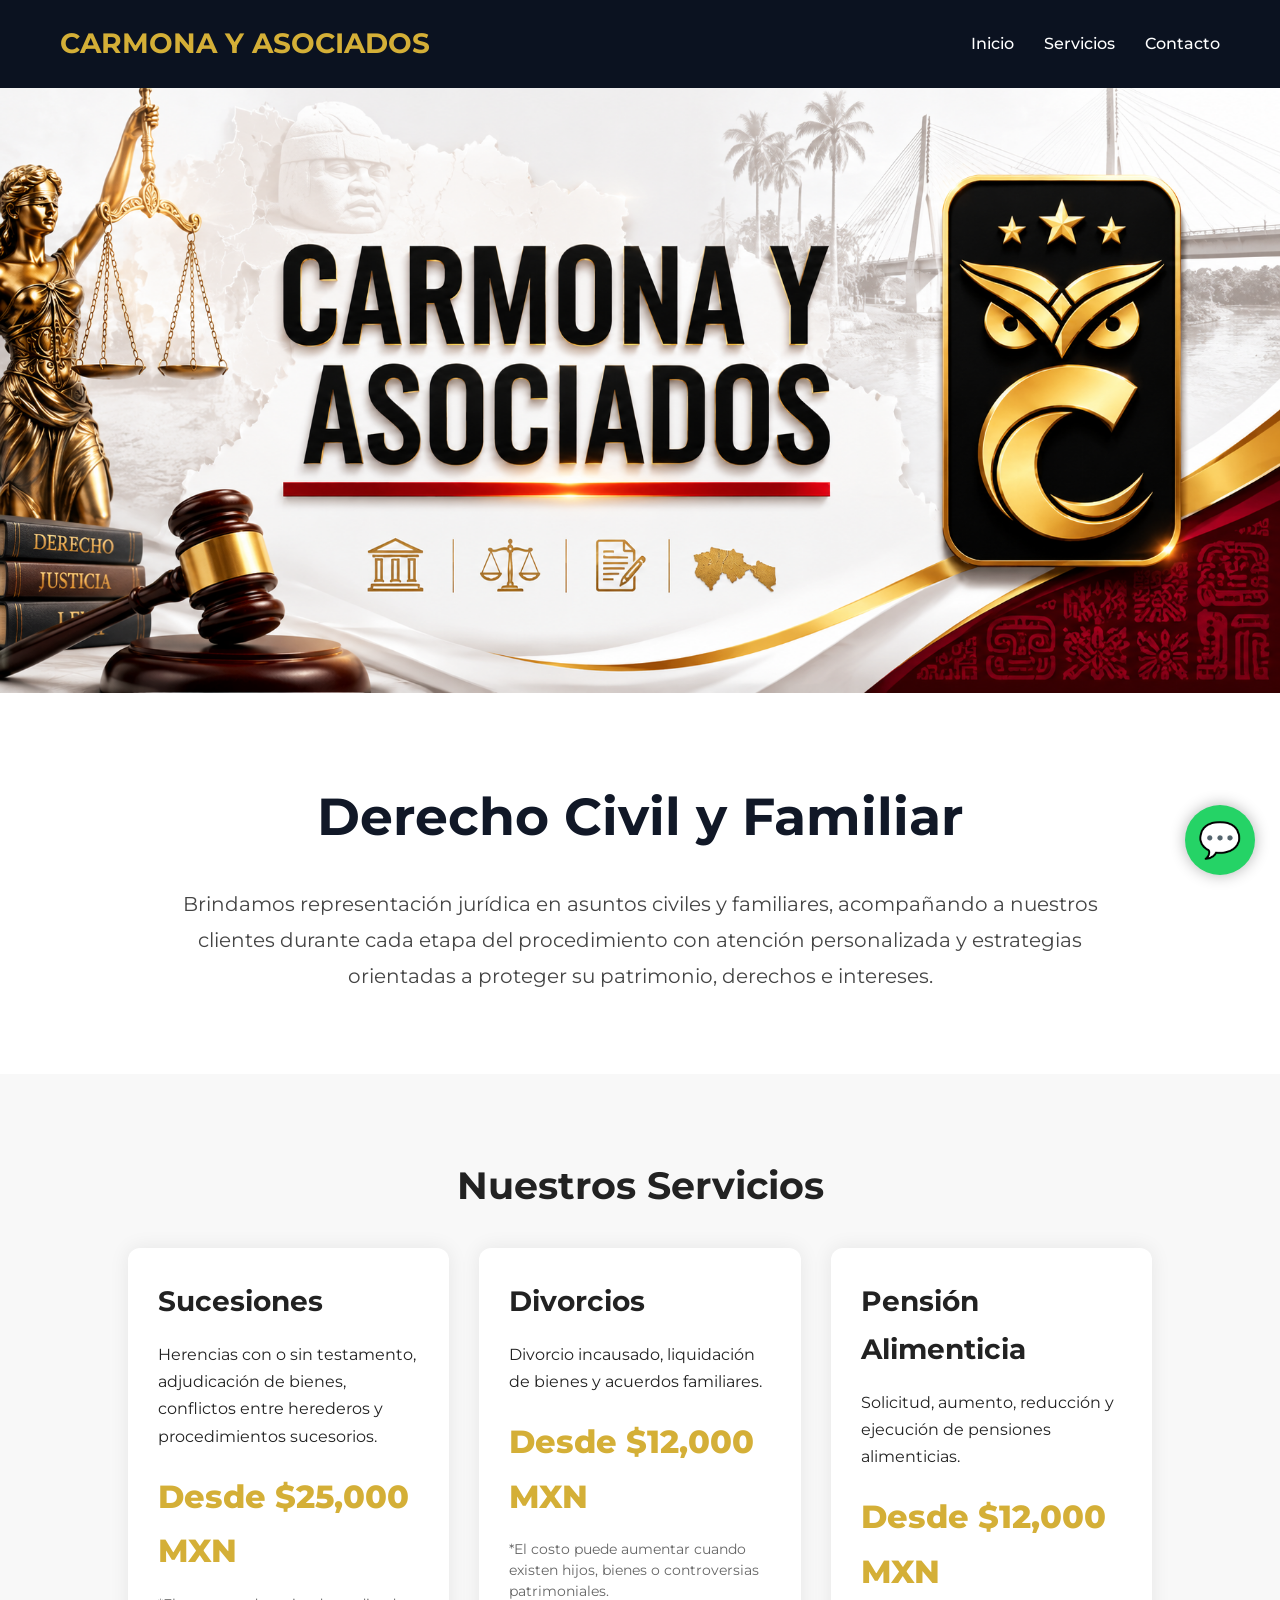
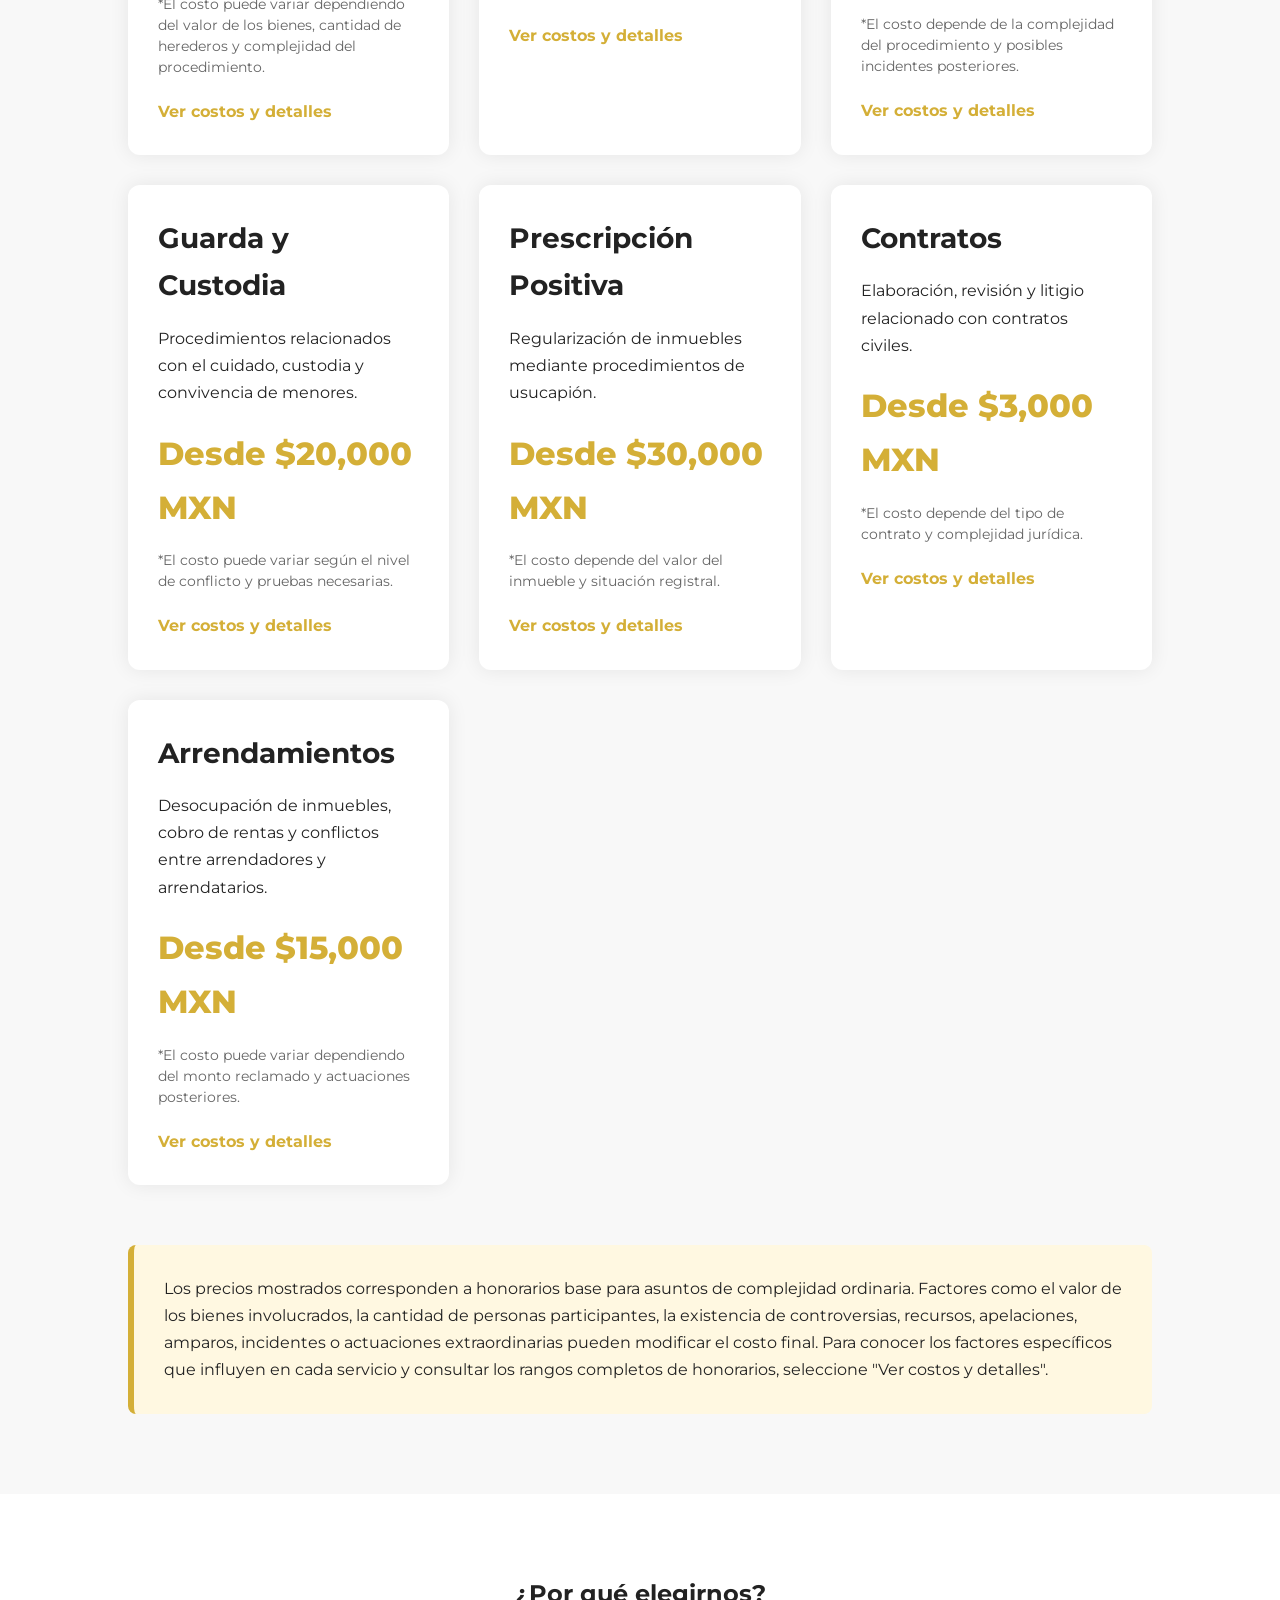
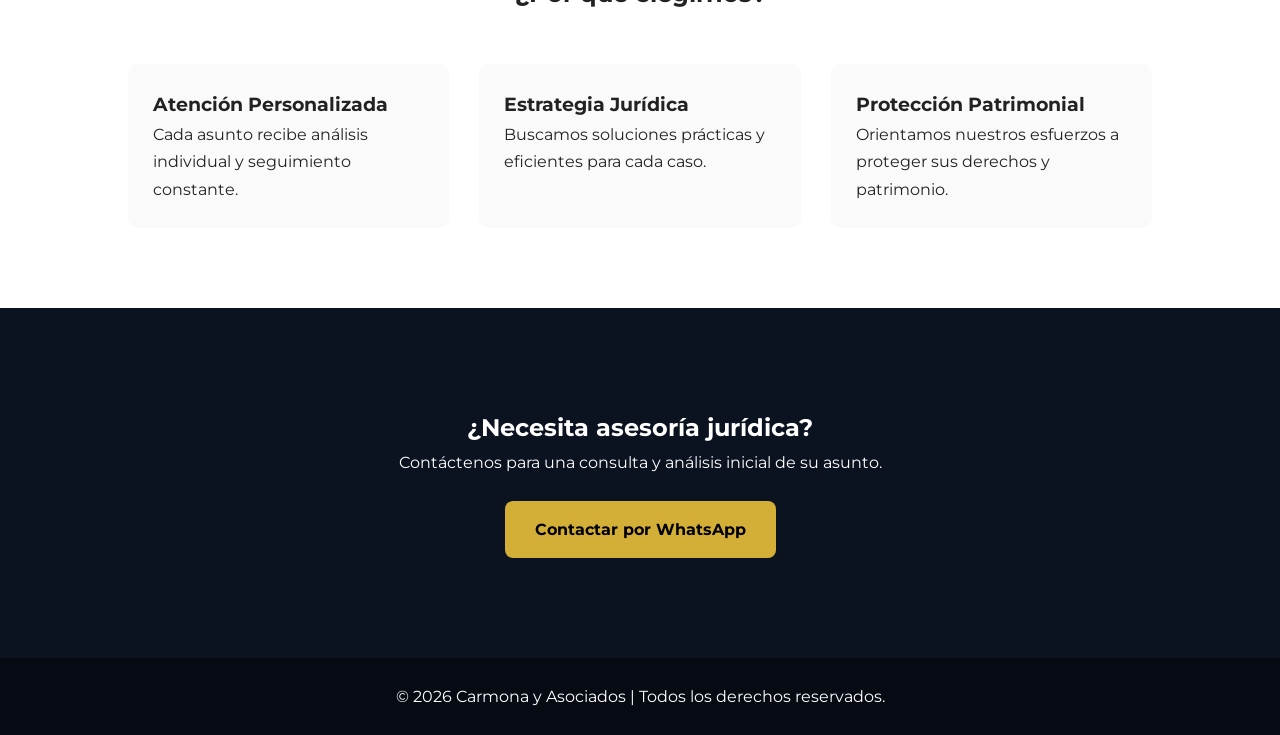
<file: index.html>
<!DOCTYPE html>
<html lang="es">

<head>

<meta charset="UTF-8">
<meta name="viewport" content="width=device-width, initial-scale=1.0">

<title>Derecho Civil y Familiar | Carmona y Asociados</title>

<link rel="stylesheet" href="css/styles.css">

<link href="https://fonts.googleapis.com/css2?family=Montserrat:wght@300;400;500;600;700;800&display=swap" rel="stylesheet">

</head>

<body>

<header>

<div class="logo">
CARMONA Y ASOCIADOS
</div>

<nav>

<a href="index.html">Inicio</a>

<a href="#servicios">Servicios</a>

<a href="#contacto">Contacto</a>

</nav>

</header>

<!-- BANNER -->

<section class="hero">

<img
src="img/hero-banner.png"
alt="Carmona y Asociados"
class="hero-banner">

</section>

<!-- INTRODUCCIÓN -->

<section class="intro">

<h1>Derecho Civil y Familiar</h1>

<p>

Brindamos representación jurídica en asuntos civiles y familiares, acompañando a nuestros clientes durante cada etapa del procedimiento con atención personalizada y estrategias orientadas a proteger su patrimonio, derechos e intereses.

</p>

</section>

<!-- SERVICIOS -->

<section id="servicios" class="servicios">

<h2>Nuestros Servicios</h2>

<div class="grid">

<!-- SUCESIONES -->

<div class="card">

<h3>Sucesiones</h3>

<p>

Herencias con o sin testamento, adjudicación de bienes, conflictos entre herederos y procedimientos sucesorios.

</p>

<div class="precio">
Desde $25,000 MXN
</div>

<p class="nota">

*El costo puede variar dependiendo del valor de los bienes, cantidad de herederos y complejidad del procedimiento.

</p>

<a href="sucesiones.html">

Ver costos y detalles

</a>

</div>

<!-- DIVORCIOS -->

<div class="card">

<h3>Divorcios</h3>

<p>

Divorcio incausado, liquidación de bienes y acuerdos familiares.

</p>

<div class="precio">
Desde $12,000 MXN
</div>

<p class="nota">

*El costo puede aumentar cuando existen hijos, bienes o controversias patrimoniales.

</p>

<a href="divorcios.html">

Ver costos y detalles

</a>

</div>

<!-- PENSION -->

<div class="card">

<h3>Pensión Alimenticia</h3>

<p>

Solicitud, aumento, reducción y ejecución de pensiones alimenticias.

</p>

<div class="precio">
Desde $12,000 MXN
</div>

<p class="nota">

*El costo depende de la complejidad del procedimiento y posibles incidentes posteriores.

</p>

<a href="pension-alimenticia.html">

Ver costos y detalles

</a>

</div>

<!-- CUSTODIA -->

<div class="card">

<h3>Guarda y Custodia</h3>

<p>

Procedimientos relacionados con el cuidado, custodia y convivencia de menores.

</p>

<div class="precio">
Desde $20,000 MXN
</div>

<p class="nota">

*El costo puede variar según el nivel de conflicto y pruebas necesarias.

</p>

<a href="custodia.html">

Ver costos y detalles

</a>

</div>

<!-- USUCAPION -->

<div class="card">

<h3>Prescripción Positiva</h3>

<p>

Regularización de inmuebles mediante procedimientos de usucapión.

</p>

<div class="precio">
Desde $30,000 MXN
</div>

<p class="nota">

*El costo depende del valor del inmueble y situación registral.

</p>

<a href="usucapion.html">

Ver costos y detalles

</a>

</div>

<!-- CONTRATOS -->

<div class="card">

<h3>Contratos</h3>

<p>

Elaboración, revisión y litigio relacionado con contratos civiles.

</p>

<div class="precio">
Desde $3,000 MXN
</div>

<p class="nota">

*El costo depende del tipo de contrato y complejidad jurídica.

</p>

<a href="contratos.html">

Ver costos y detalles

</a>

</div>

<!-- ARRENDAMIENTO -->

<div class="card">

<h3>Arrendamientos</h3>

<p>

Desocupación de inmuebles, cobro de rentas y conflictos entre arrendadores y arrendatarios.

</p>

<div class="precio">
Desde $15,000 MXN
</div>

<p class="nota">

*El costo puede variar dependiendo del monto reclamado y actuaciones posteriores.

</p>

<a href="arrendamiento.html">

Ver costos y detalles

</a>

</div>

</div>

<!-- AVISO DE HONORARIOS -->

<div class="aviso-precios">

<p>

Los precios mostrados corresponden a honorarios base para asuntos de complejidad ordinaria.

Factores como el valor de los bienes involucrados, la cantidad de personas participantes, la existencia de controversias, recursos, apelaciones, amparos, incidentes o actuaciones extraordinarias pueden modificar el costo final.

Para conocer los factores específicos que influyen en cada servicio y consultar los rangos completos de honorarios, seleccione "Ver costos y detalles".

</p>

</div>

</section>

<!-- POR QUE ELEGIRNOS -->

<section class="ventajas">

<h2>¿Por qué elegirnos?</h2>

<div class="ventajas-grid">

<div>

<h3>Atención Personalizada</h3>

<p>

Cada asunto recibe análisis individual y seguimiento constante.

</p>

</div>

<div>

<h3>Estrategia Jurídica</h3>

<p>

Buscamos soluciones prácticas y eficientes para cada caso.

</p>

</div>

<div>

<h3>Protección Patrimonial</h3>

<p>

Orientamos nuestros esfuerzos a proteger sus derechos y patrimonio.

</p>

</div>

</div>

</section>

<!-- CONTACTO -->

<section id="contacto" class="contacto">

<h2>¿Necesita asesoría jurídica?</h2>

<p>

Contáctenos para una consulta y análisis inicial de su asunto.

</p>

<a
href="https://wa.me/529931234567?text=Hola,%20quiero%20información%20sobre%20un%20asunto%20civil%20o%20familiar."
class="contact-btn">

Contactar por WhatsApp

</a>

</section>

<footer>

<p>

© 2026 Carmona y Asociados | Todos los derechos reservados.

</p>

</footer>

<a
href="https://wa.me/529931234567?text=Hola,%20quiero%20asesoría."
class="whatsapp">

💬

</a>

</body>

</html>
</file>
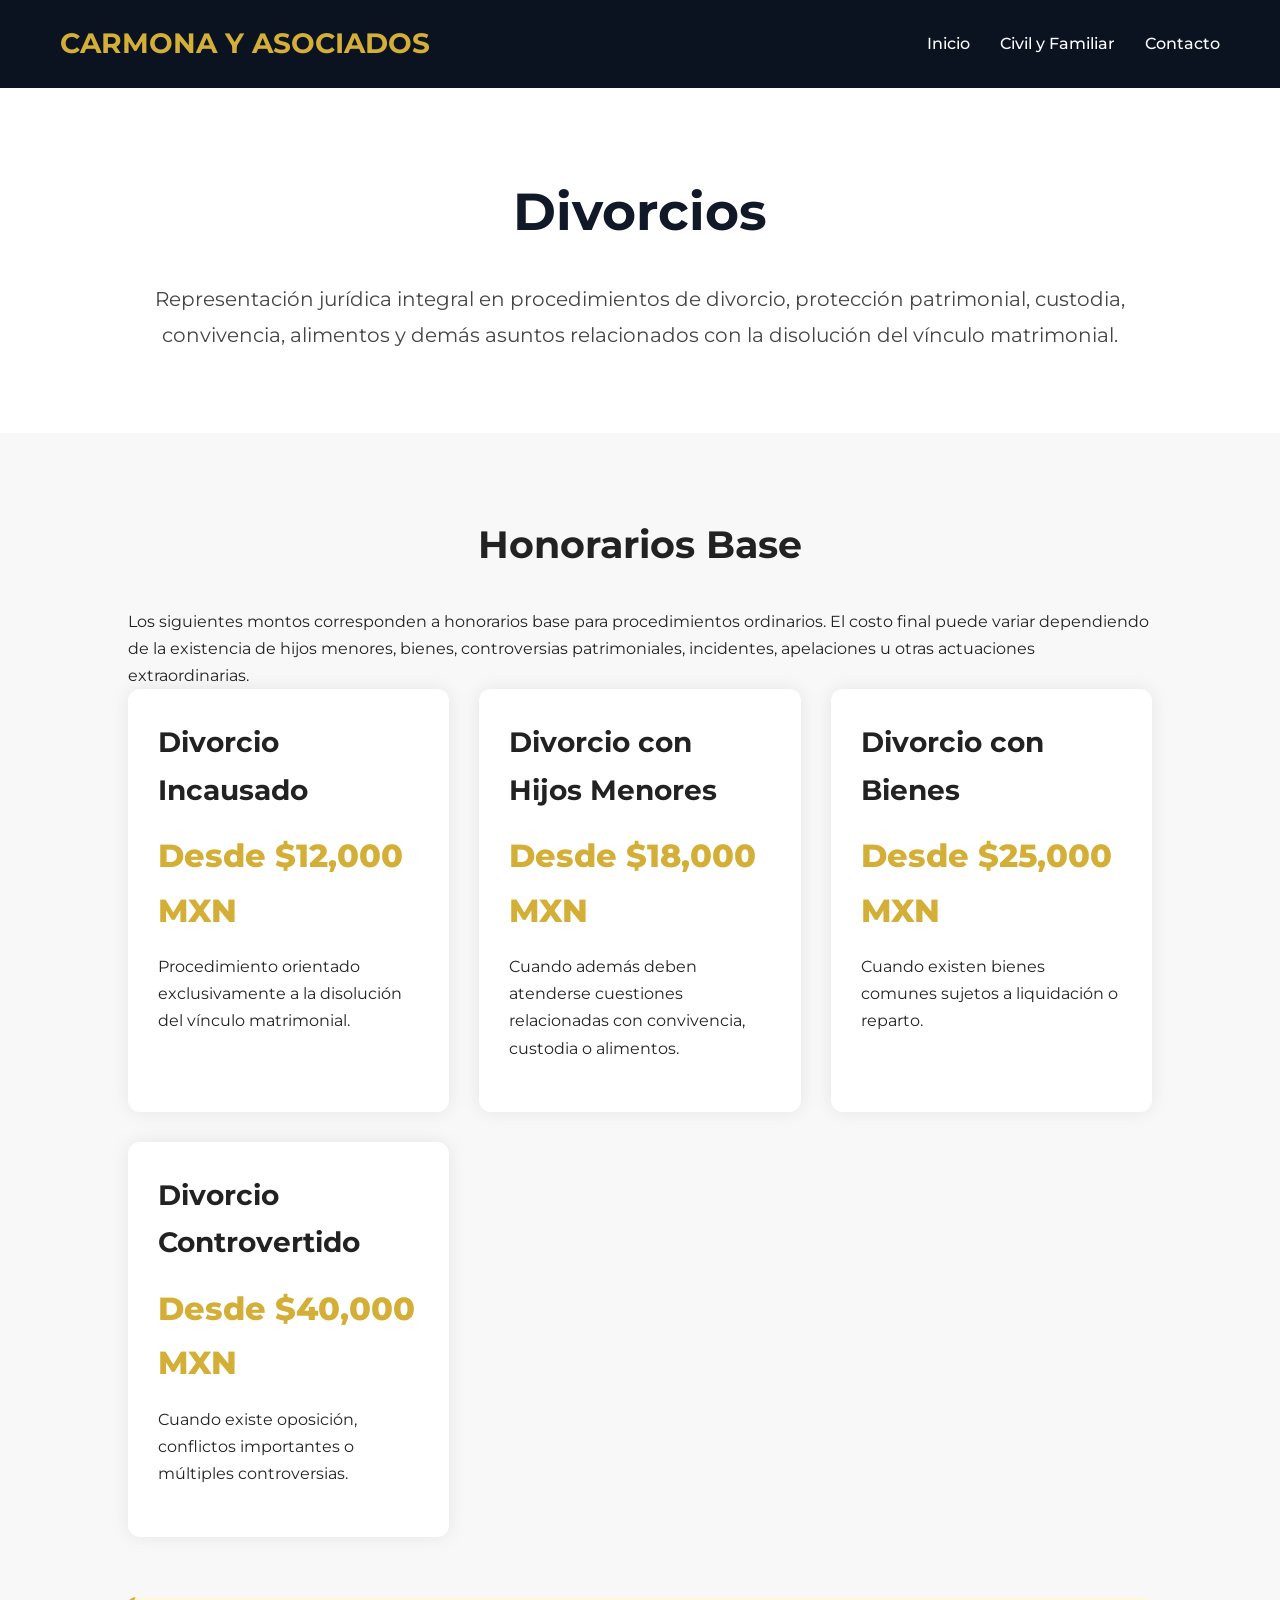
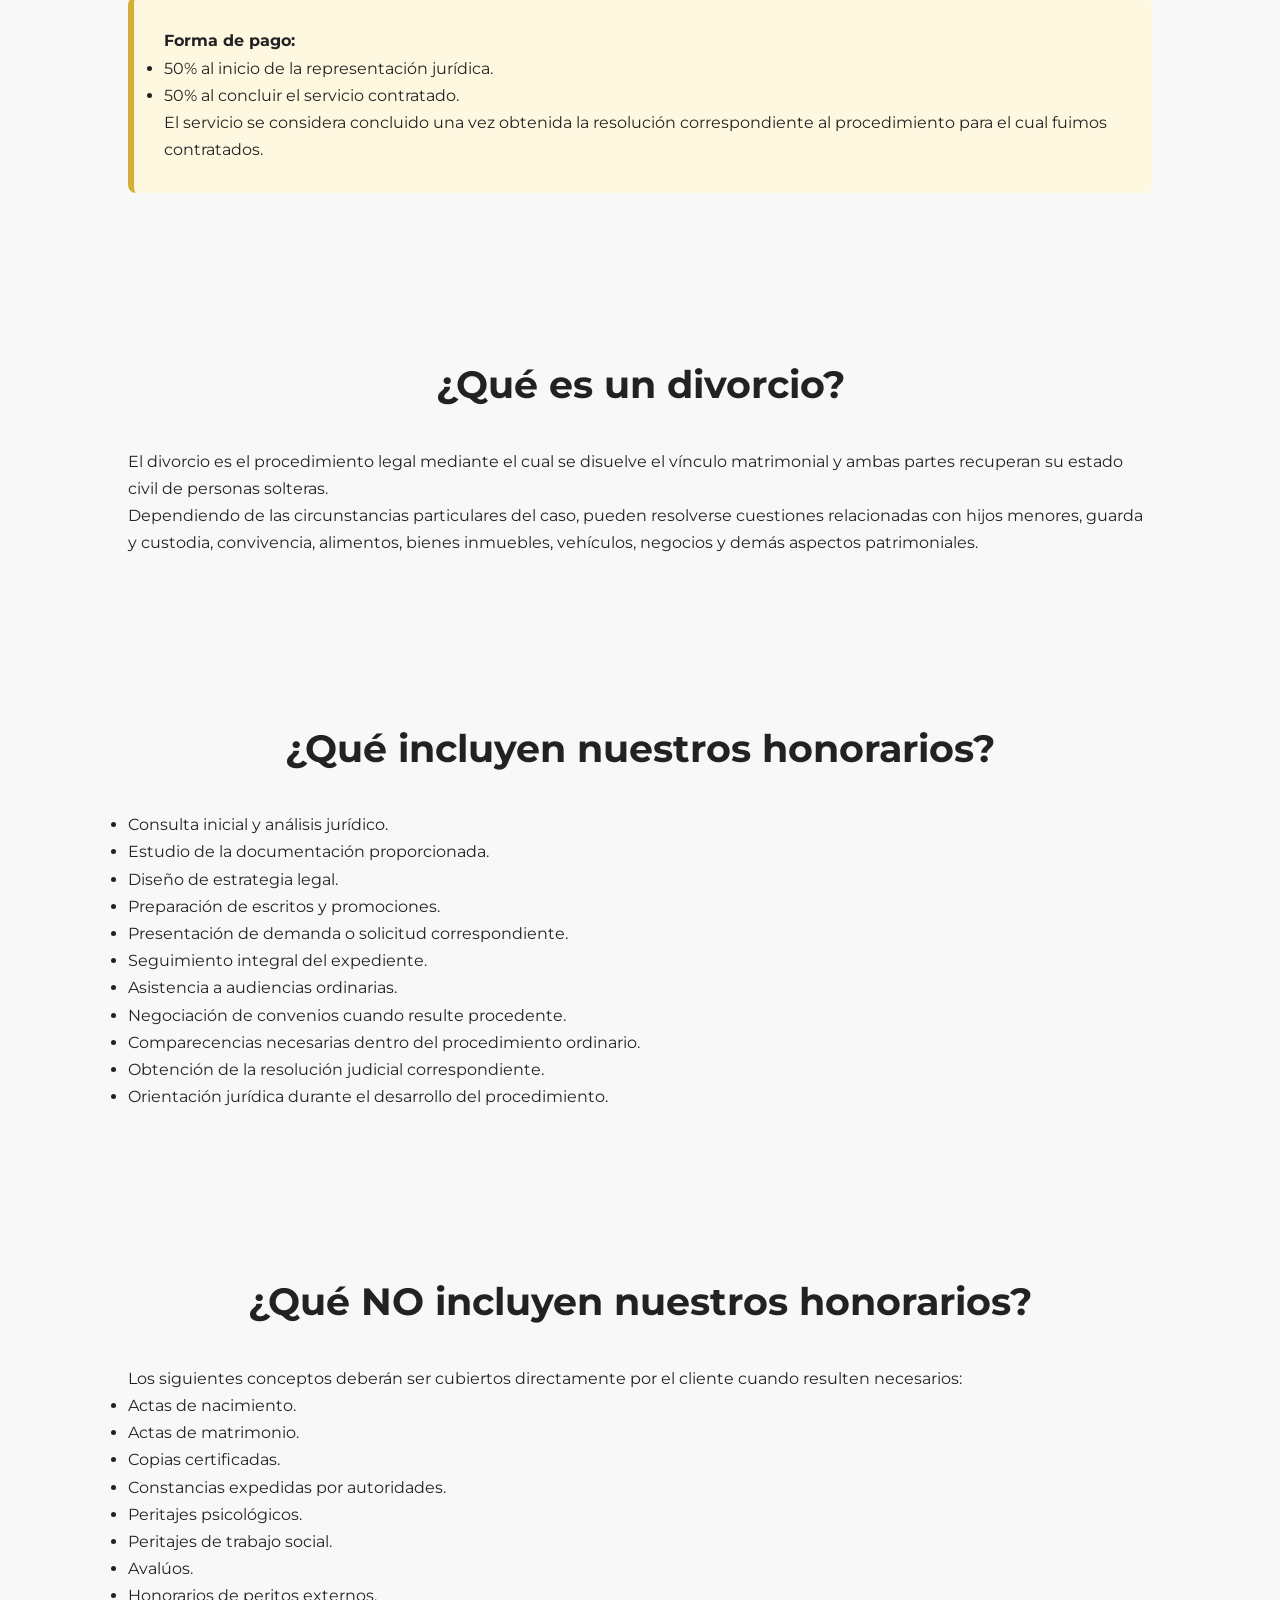
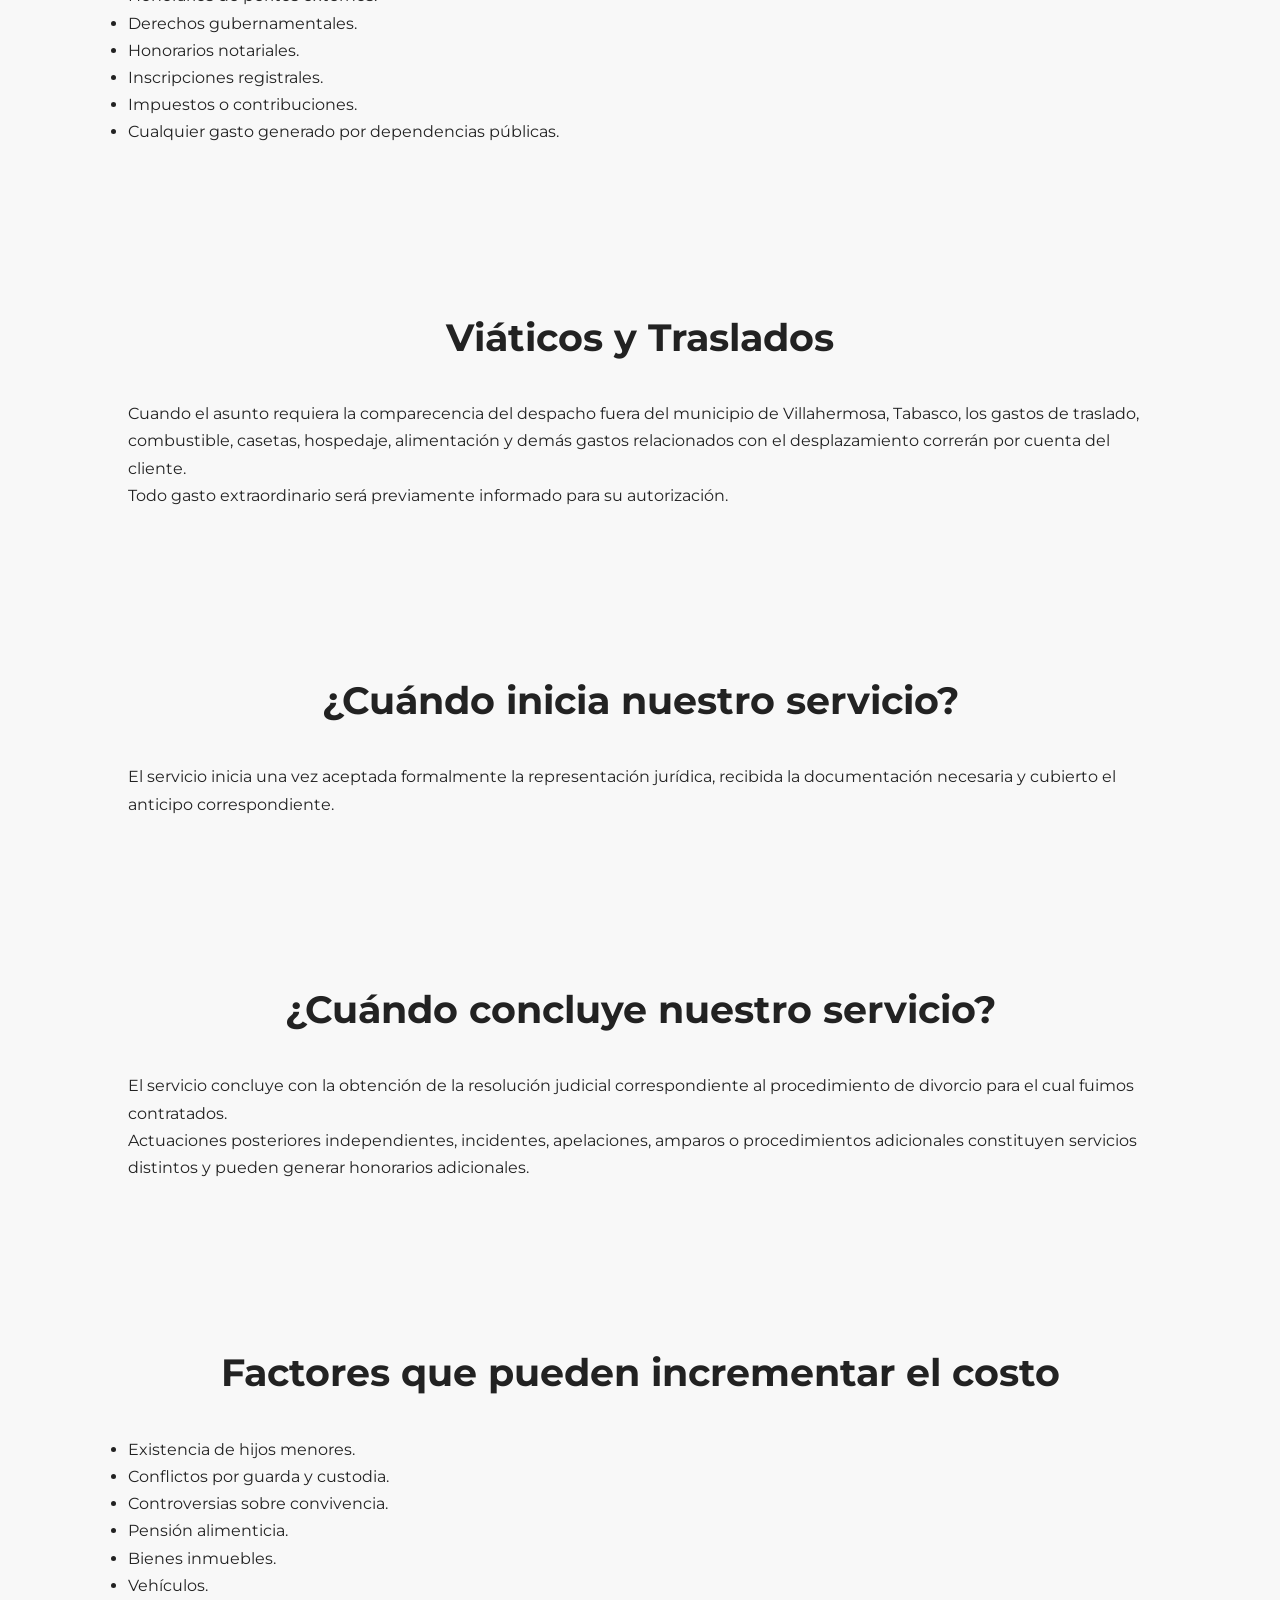
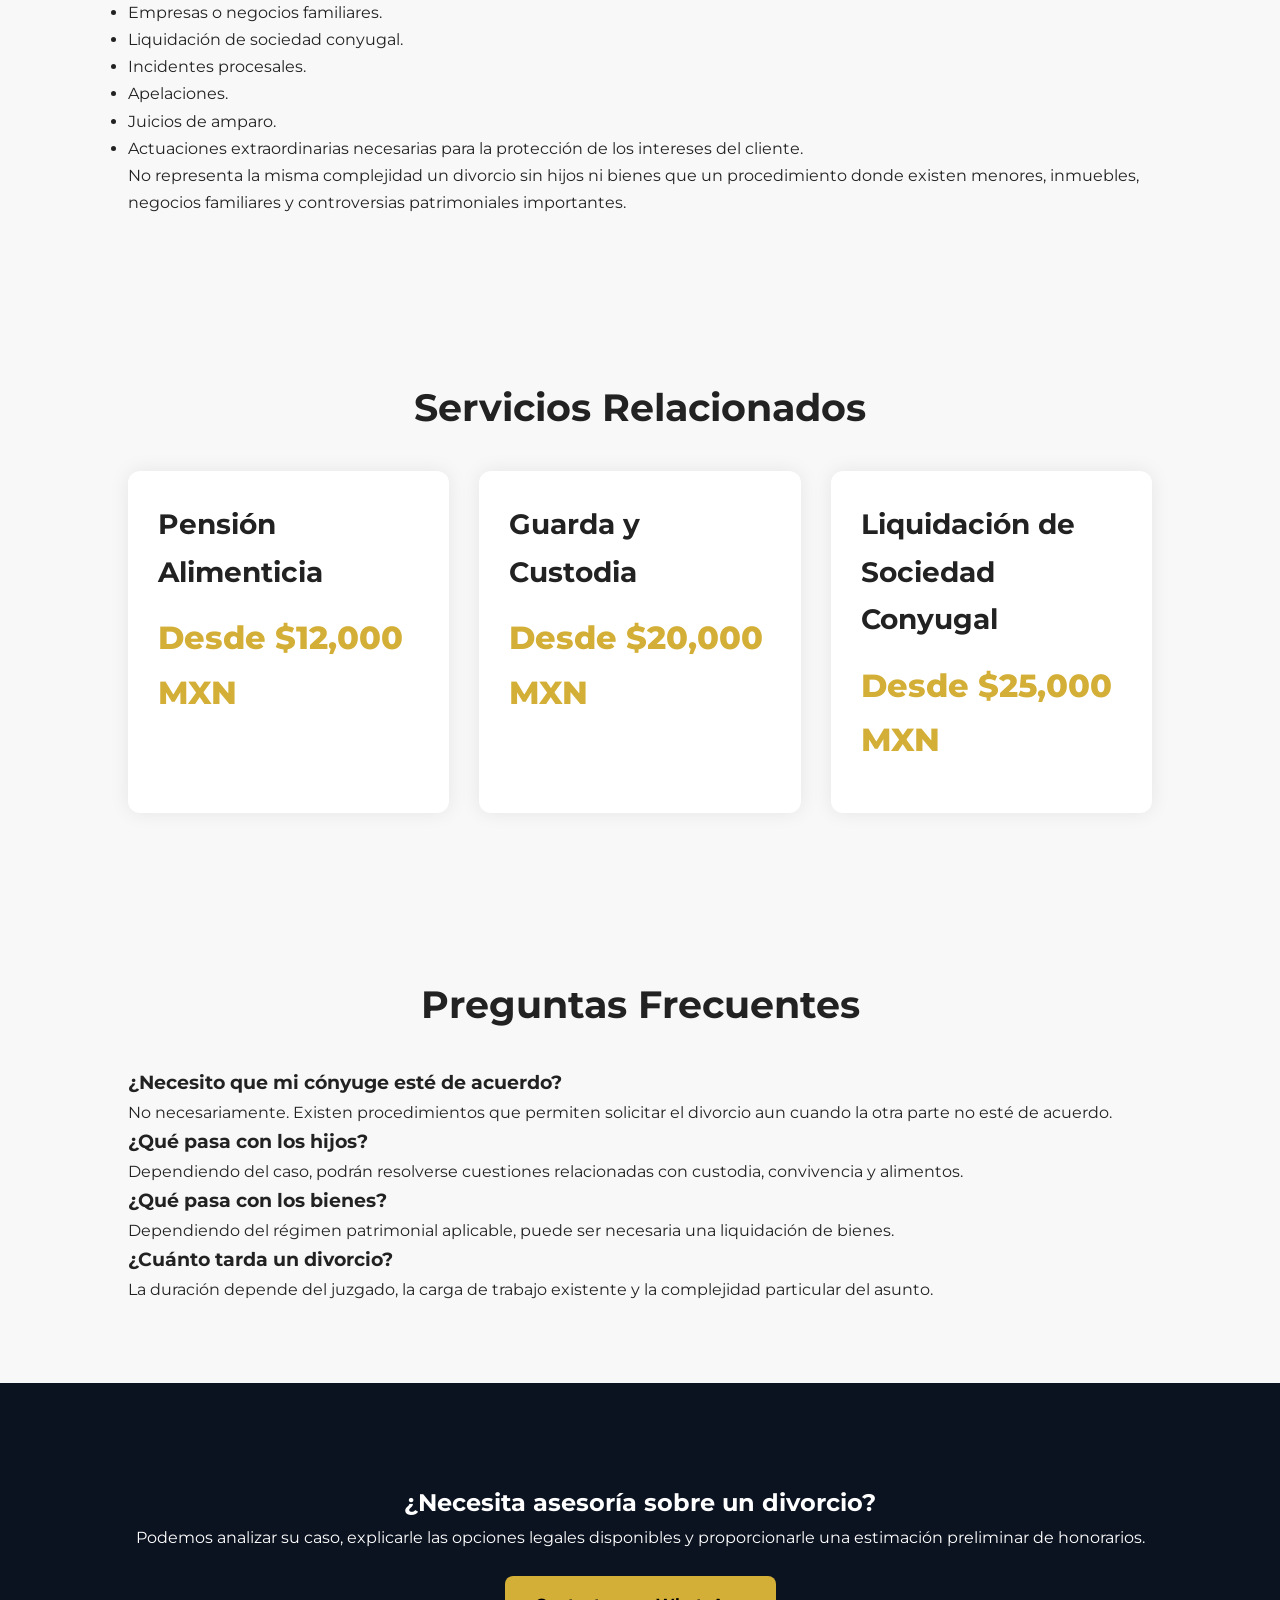
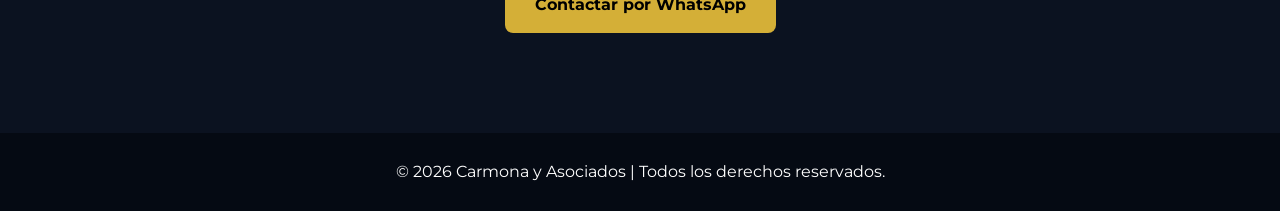
<file: divorcios.html>
<!DOCTYPE html>
<html lang="es">

<head>

<meta charset="UTF-8">
<meta name="viewport" content="width=device-width, initial-scale=1.0">

<title>Divorcios | Carmona y Asociados</title>

<link rel="stylesheet" href="css/styles.css">

<link href="https://fonts.googleapis.com/css2?family=Montserrat:wght@300;400;500;600;700;800&display=swap" rel="stylesheet">

</head>

<body>

<header>

<div class="logo">
CARMONA Y ASOCIADOS
</div>

<nav>

<a href="index.html">Inicio</a>

<a href="civil-familiar.html">Civil y Familiar</a>

<a href="#contacto">Contacto</a>

</nav>

</header>

<section class="intro">

<h1>Divorcios</h1>

<p>

Representación jurídica integral en procedimientos de divorcio, protección patrimonial, custodia, convivencia, alimentos y demás asuntos relacionados con la disolución del vínculo matrimonial.

</p>

</section>

<section class="servicios">

<h2>Honorarios Base</h2>

<p>

Los siguientes montos corresponden a honorarios base para procedimientos ordinarios. El costo final puede variar dependiendo de la existencia de hijos menores, bienes, controversias patrimoniales, incidentes, apelaciones u otras actuaciones extraordinarias.

</p>

<div class="grid">

<div class="card">

<h3>Divorcio Incausado</h3>

<div class="precio">

Desde $12,000 MXN

</div>

<p>

Procedimiento orientado exclusivamente a la disolución del vínculo matrimonial.

</p>

</div>

<div class="card">

<h3>Divorcio con Hijos Menores</h3>

<div class="precio">

Desde $18,000 MXN

</div>

<p>

Cuando además deben atenderse cuestiones relacionadas con convivencia, custodia o alimentos.

</p>

</div>

<div class="card">

<h3>Divorcio con Bienes</h3>

<div class="precio">

Desde $25,000 MXN

</div>

<p>

Cuando existen bienes comunes sujetos a liquidación o reparto.

</p>

</div>

<div class="card">

<h3>Divorcio Controvertido</h3>

<div class="precio">

Desde $40,000 MXN

</div>

<p>

Cuando existe oposición, conflictos importantes o múltiples controversias.

</p>

</div>

</div>

<div class="aviso-precios">

<p>

<strong>Forma de pago:</strong>

</p>

<ul>

<li>50% al inicio de la representación jurídica.</li>

<li>50% al concluir el servicio contratado.</li>

</ul>

<p>

El servicio se considera concluido una vez obtenida la resolución correspondiente al procedimiento para el cual fuimos contratados.

</p>

</div>

</section>

<section class="servicios">

<h2>¿Qué es un divorcio?</h2>

<p>

El divorcio es el procedimiento legal mediante el cual se disuelve el vínculo matrimonial y ambas partes recuperan su estado civil de personas solteras.

</p>

<p>

Dependiendo de las circunstancias particulares del caso, pueden resolverse cuestiones relacionadas con hijos menores, guarda y custodia, convivencia, alimentos, bienes inmuebles, vehículos, negocios y demás aspectos patrimoniales.

</p>

</section>

<section class="servicios">

<h2>¿Qué incluyen nuestros honorarios?</h2>

<ul>

<li>Consulta inicial y análisis jurídico.</li>

<li>Estudio de la documentación proporcionada.</li>

<li>Diseño de estrategia legal.</li>

<li>Preparación de escritos y promociones.</li>

<li>Presentación de demanda o solicitud correspondiente.</li>

<li>Seguimiento integral del expediente.</li>

<li>Asistencia a audiencias ordinarias.</li>

<li>Negociación de convenios cuando resulte procedente.</li>

<li>Comparecencias necesarias dentro del procedimiento ordinario.</li>

<li>Obtención de la resolución judicial correspondiente.</li>

<li>Orientación jurídica durante el desarrollo del procedimiento.</li>

</ul>

</section>

<section class="servicios">

<h2>¿Qué NO incluyen nuestros honorarios?</h2>

<p>

Los siguientes conceptos deberán ser cubiertos directamente por el cliente cuando resulten necesarios:

</p>

<ul>

<li>Actas de nacimiento.</li>

<li>Actas de matrimonio.</li>

<li>Copias certificadas.</li>

<li>Constancias expedidas por autoridades.</li>

<li>Peritajes psicológicos.</li>

<li>Peritajes de trabajo social.</li>

<li>Avalúos.</li>

<li>Honorarios de peritos externos.</li>

<li>Derechos gubernamentales.</li>

<li>Honorarios notariales.</li>

<li>Inscripciones registrales.</li>

<li>Impuestos o contribuciones.</li>

<li>Cualquier gasto generado por dependencias públicas.</li>

</ul>

</section>

<section class="servicios">

<h2>Viáticos y Traslados</h2>

<p>

Cuando el asunto requiera la comparecencia del despacho fuera del municipio de Villahermosa, Tabasco, los gastos de traslado, combustible, casetas, hospedaje, alimentación y demás gastos relacionados con el desplazamiento correrán por cuenta del cliente.

</p>

<p>

Todo gasto extraordinario será previamente informado para su autorización.

</p>

</section>

<section class="servicios">

<h2>¿Cuándo inicia nuestro servicio?</h2>

<p>

El servicio inicia una vez aceptada formalmente la representación jurídica, recibida la documentación necesaria y cubierto el anticipo correspondiente.

</p>

</section>

<section class="servicios">

<h2>¿Cuándo concluye nuestro servicio?</h2>

<p>

El servicio concluye con la obtención de la resolución judicial correspondiente al procedimiento de divorcio para el cual fuimos contratados.

</p>

<p>

Actuaciones posteriores independientes, incidentes, apelaciones, amparos o procedimientos adicionales constituyen servicios distintos y pueden generar honorarios adicionales.

</p>

</section>

<section class="servicios">

<h2>Factores que pueden incrementar el costo</h2>

<ul>

<li>Existencia de hijos menores.</li>

<li>Conflictos por guarda y custodia.</li>

<li>Controversias sobre convivencia.</li>

<li>Pensión alimenticia.</li>

<li>Bienes inmuebles.</li>

<li>Vehículos.</li>

<li>Empresas o negocios familiares.</li>

<li>Liquidación de sociedad conyugal.</li>

<li>Incidentes procesales.</li>

<li>Apelaciones.</li>

<li>Juicios de amparo.</li>

<li>Actuaciones extraordinarias necesarias para la protección de los intereses del cliente.</li>

</ul>

<p>

No representa la misma complejidad un divorcio sin hijos ni bienes que un procedimiento donde existen menores, inmuebles, negocios familiares y controversias patrimoniales importantes.

</p>

</section>

<section class="servicios">

<h2>Servicios Relacionados</h2>

<div class="grid">

<div class="card">

<h3>Pensión Alimenticia</h3>

<div class="precio">

Desde $12,000 MXN

</div>

</div>

<div class="card">

<h3>Guarda y Custodia</h3>

<div class="precio">

Desde $20,000 MXN

</div>

</div>

<div class="card">

<h3>Liquidación de Sociedad Conyugal</h3>

<div class="precio">

Desde $25,000 MXN

</div>

</div>

</div>

</section>

<section class="servicios">

<h2>Preguntas Frecuentes</h2>

<h3>¿Necesito que mi cónyuge esté de acuerdo?</h3>

<p>

No necesariamente. Existen procedimientos que permiten solicitar el divorcio aun cuando la otra parte no esté de acuerdo.

</p>

<h3>¿Qué pasa con los hijos?</h3>

<p>

Dependiendo del caso, podrán resolverse cuestiones relacionadas con custodia, convivencia y alimentos.

</p>

<h3>¿Qué pasa con los bienes?</h3>

<p>

Dependiendo del régimen patrimonial aplicable, puede ser necesaria una liquidación de bienes.

</p>

<h3>¿Cuánto tarda un divorcio?</h3>

<p>

La duración depende del juzgado, la carga de trabajo existente y la complejidad particular del asunto.

</p>

</section>

<section id="contacto" class="contacto">

<h2>¿Necesita asesoría sobre un divorcio?</h2>

<p>

Podemos analizar su caso, explicarle las opciones legales disponibles y proporcionarle una estimación preliminar de honorarios.

</p>

<a href="https://wa.me/529931234567?text=Hola,%20quiero%20información%20sobre%20un%20divorcio." class="contact-btn">

Contactar por WhatsApp

</a>

</section>

<footer>

<p>

© 2026 Carmona y Asociados | Todos los derechos reservados.

</p>

</footer>

</body>

</html>
</file>
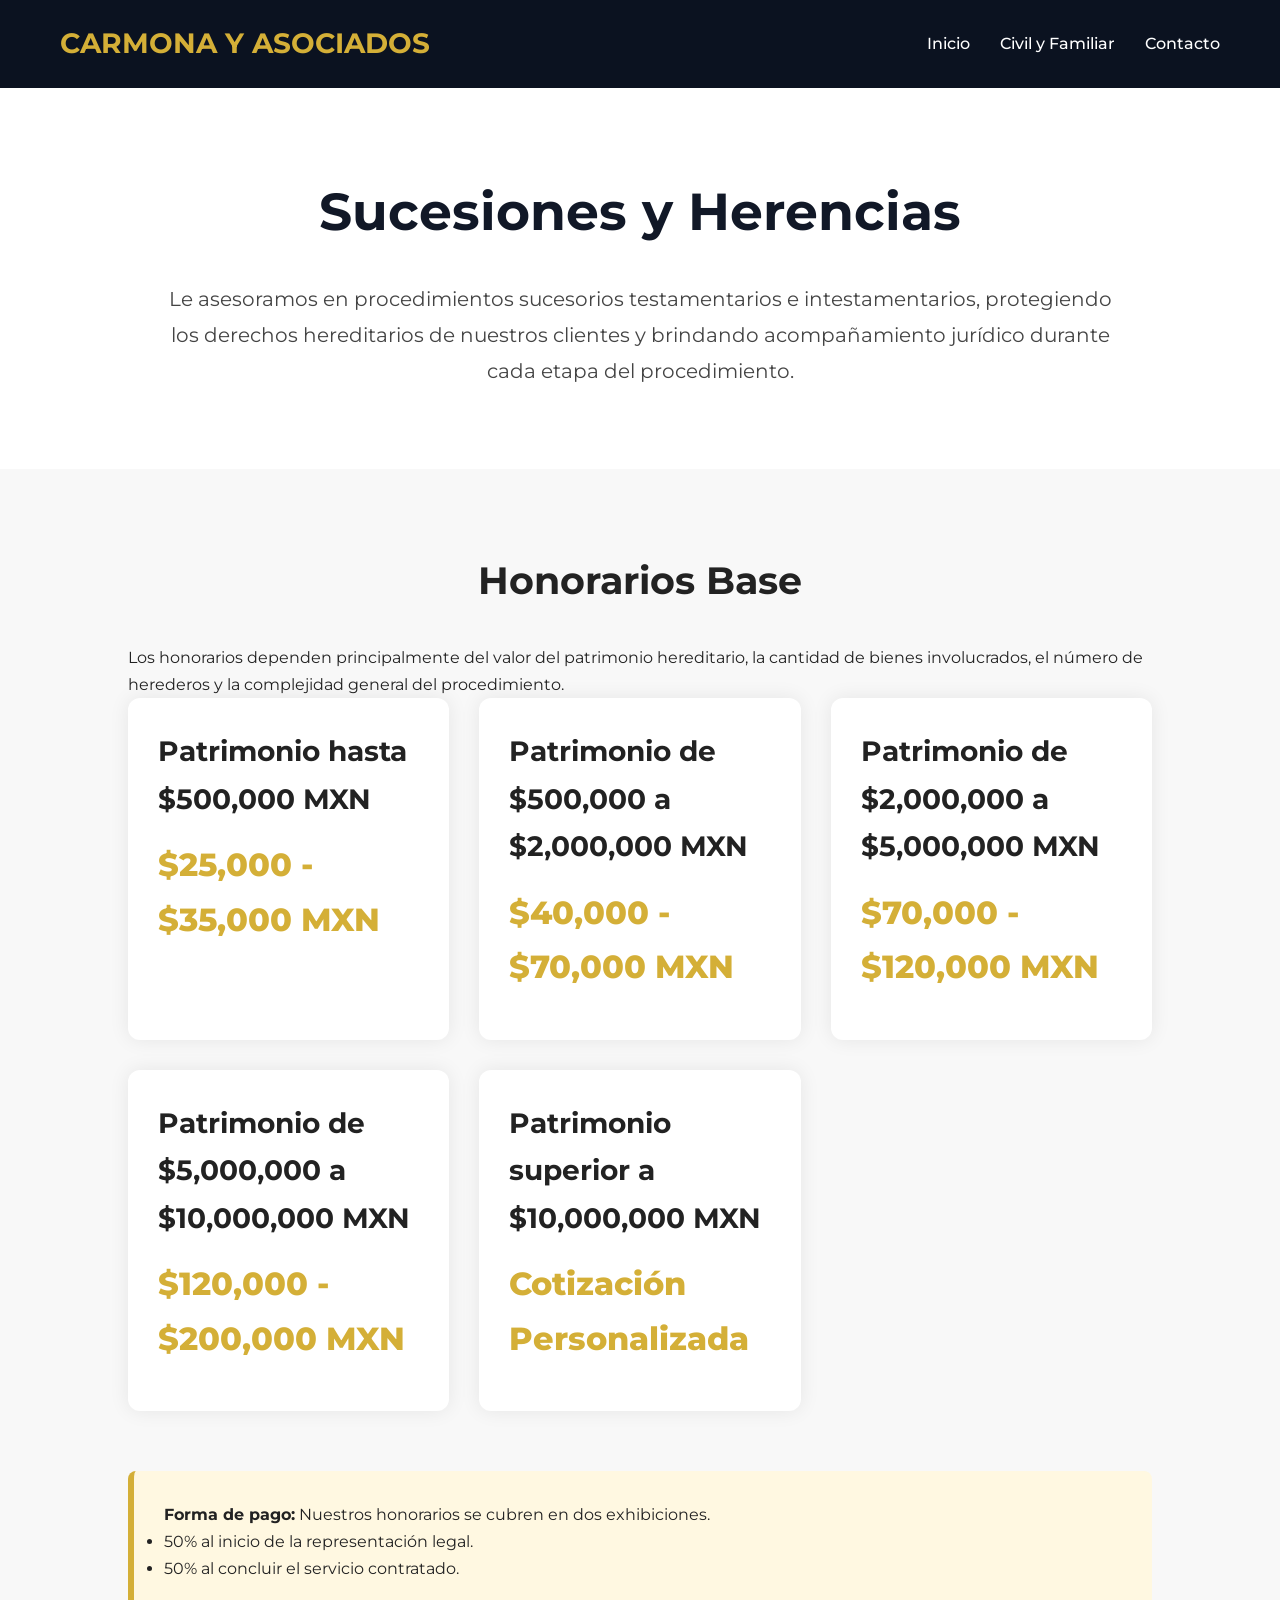
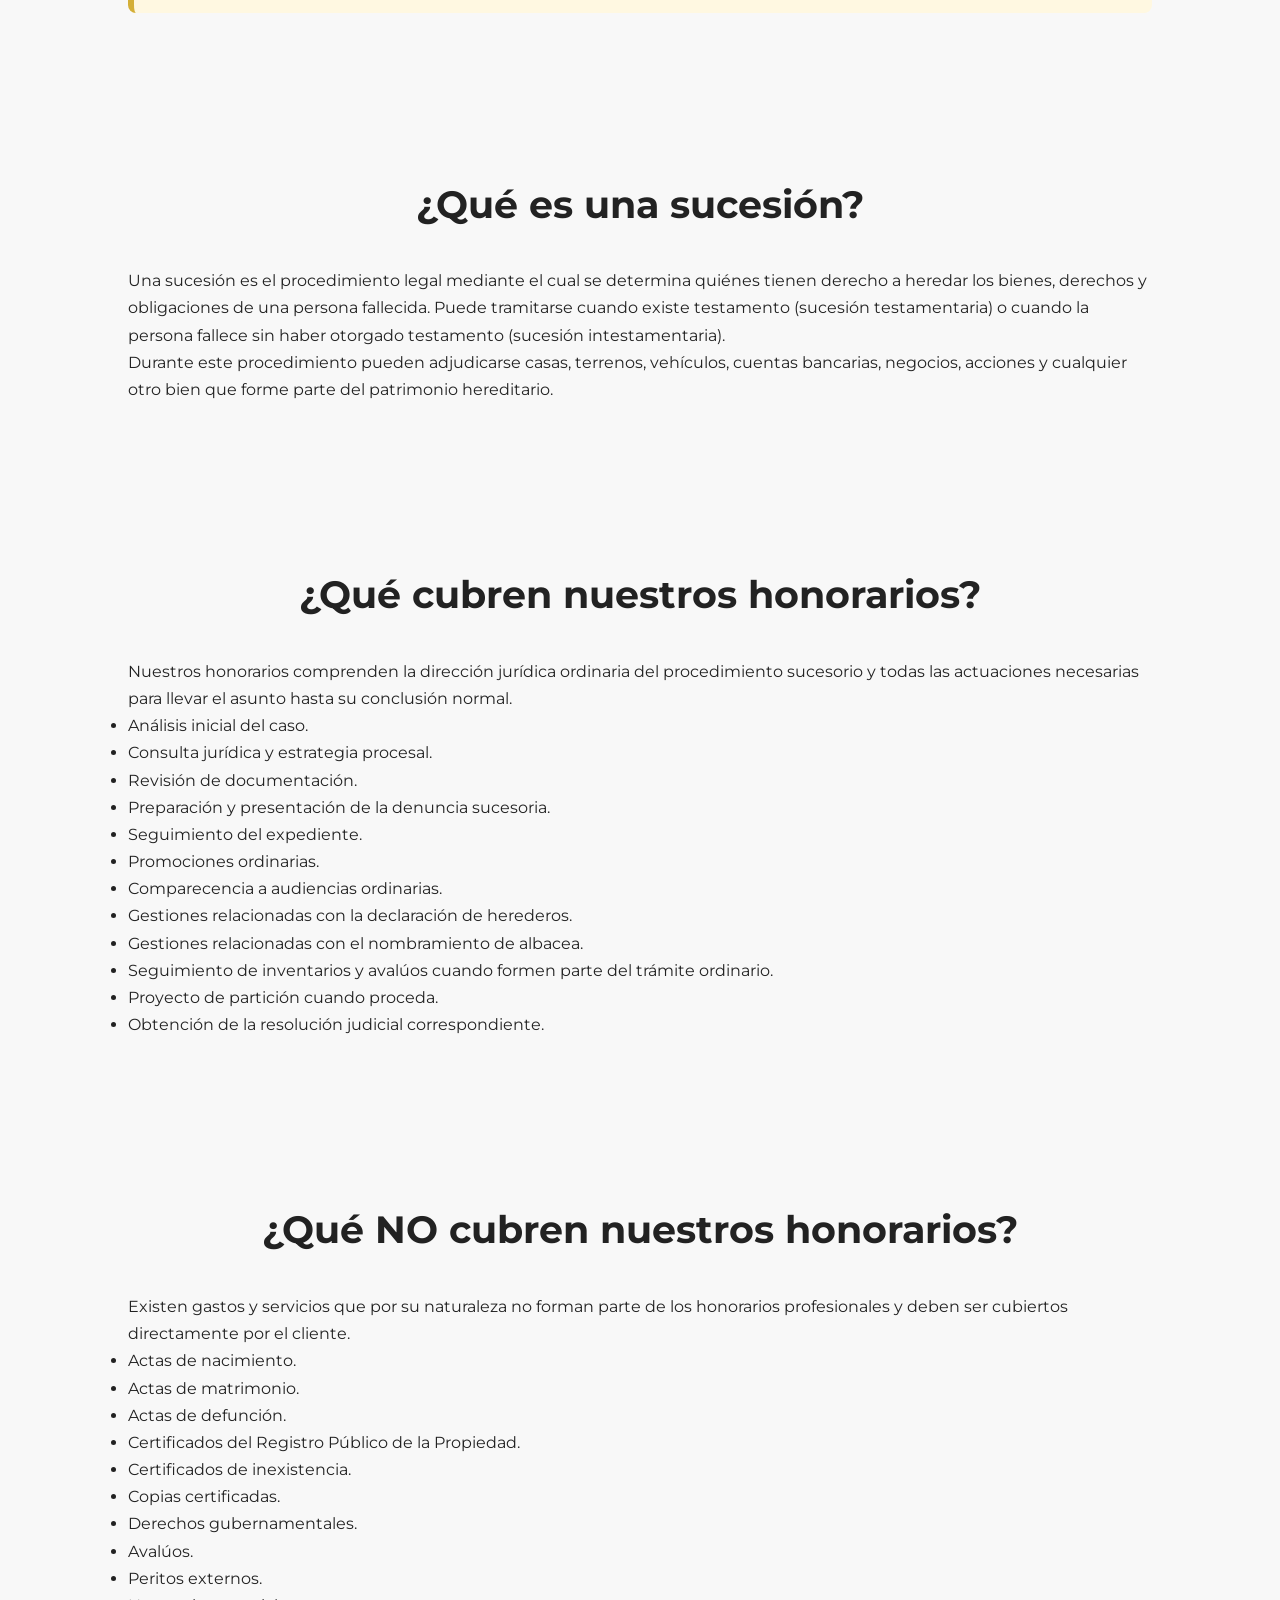
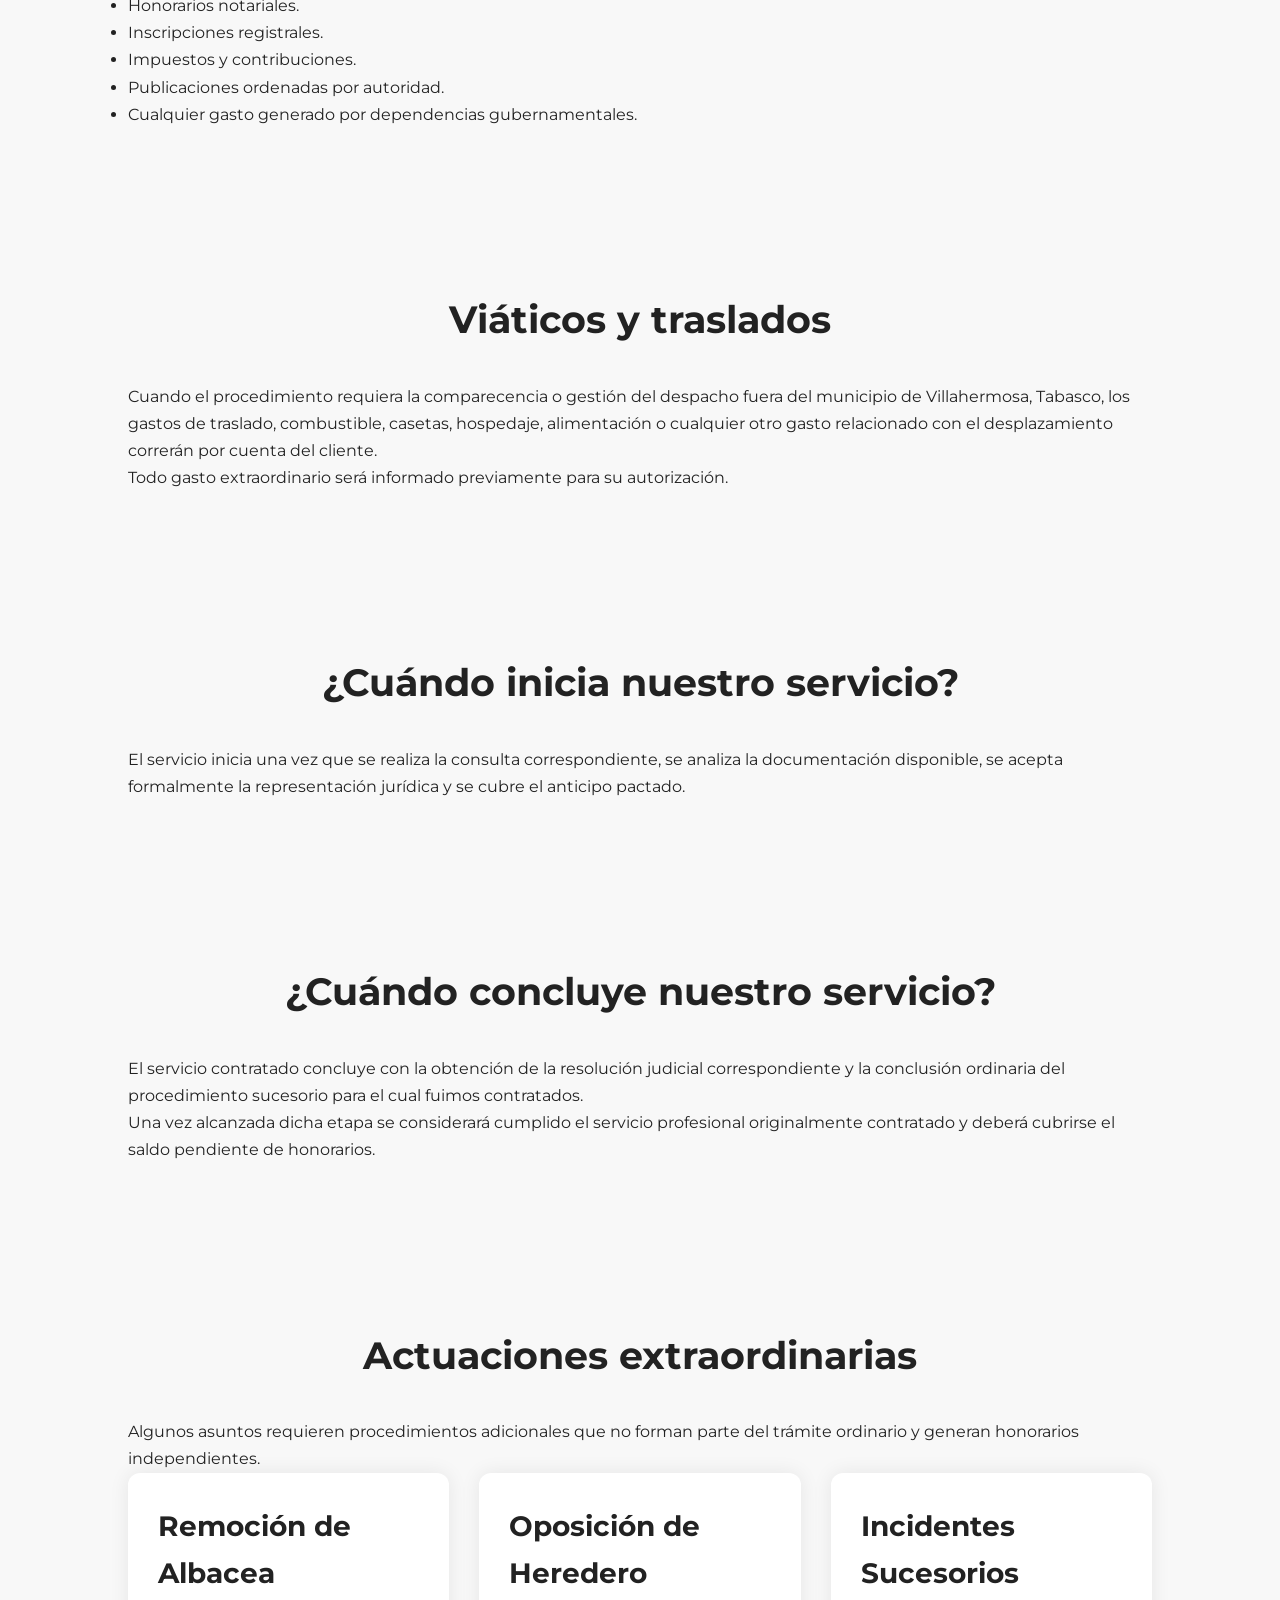
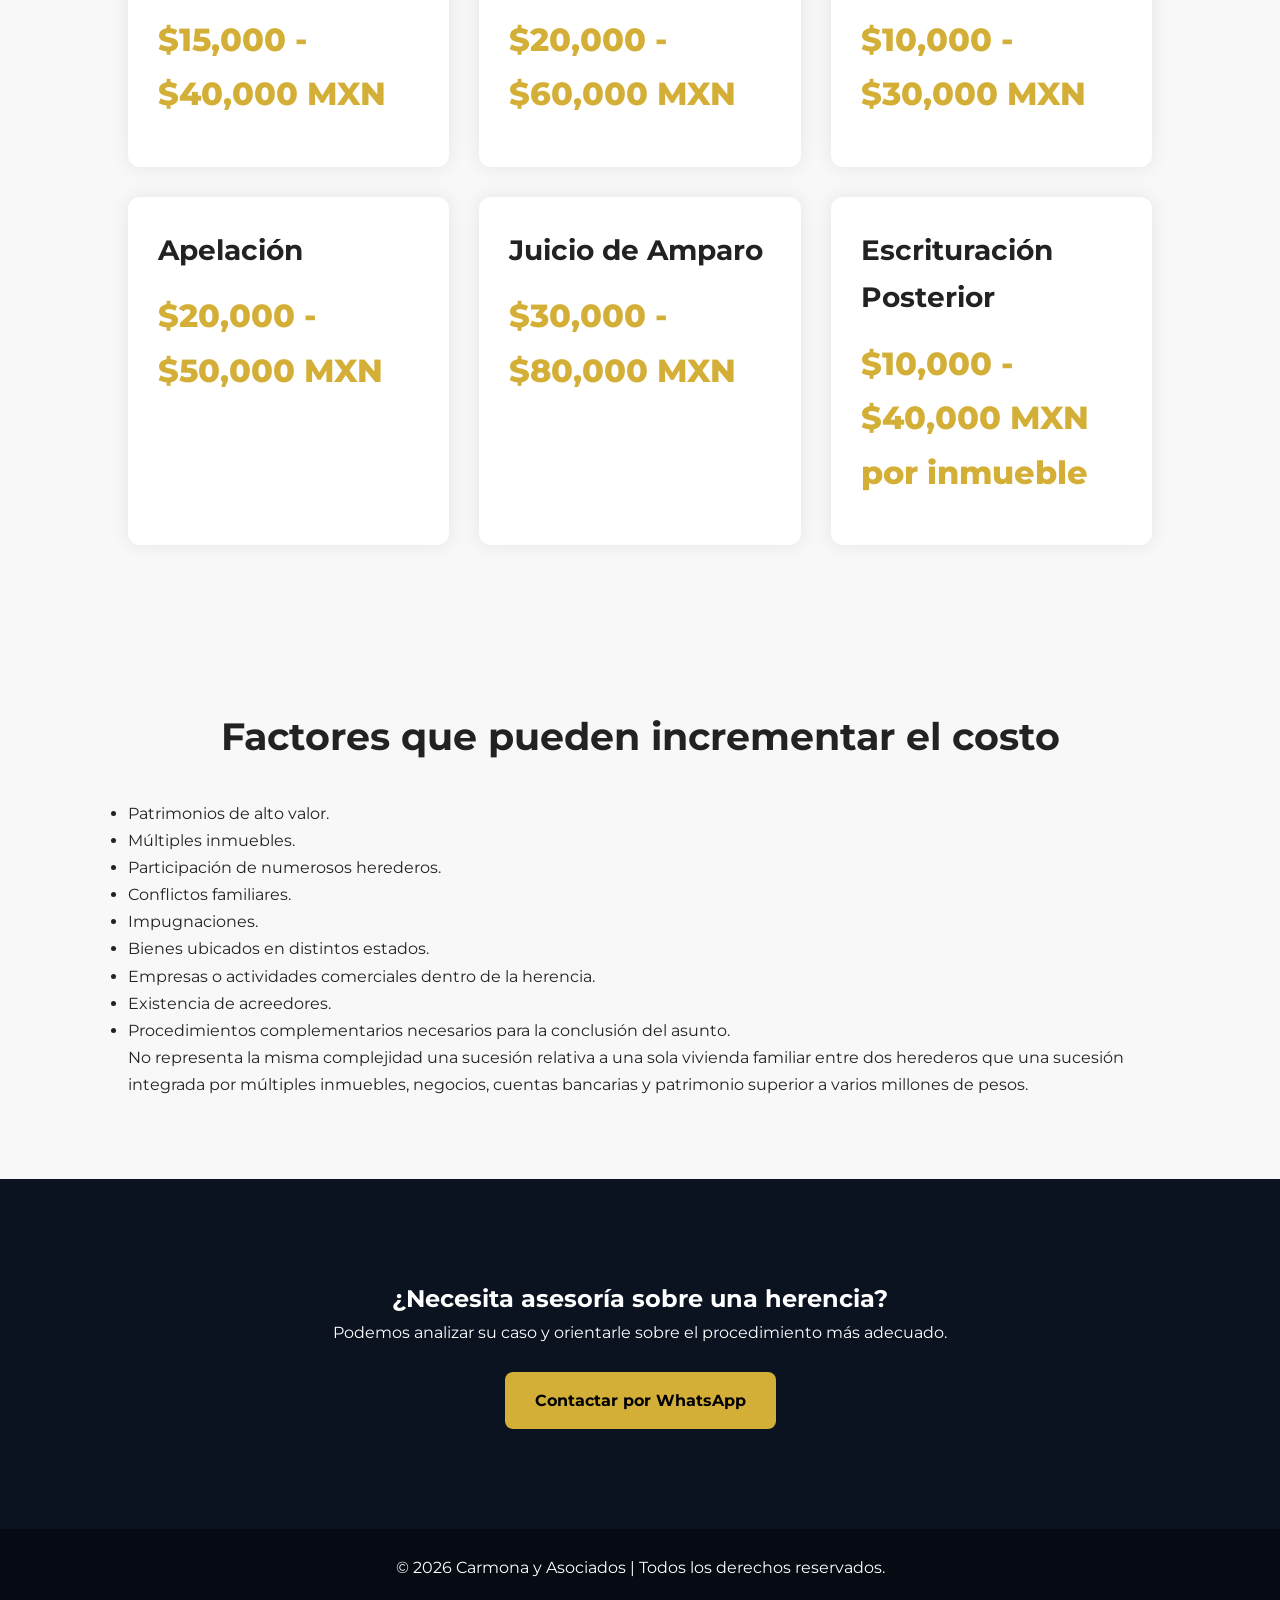
<file: sucesiones.html>
<!DOCTYPE html>

<html lang="es">

<head>

<meta charset="UTF-8">
<meta name="viewport" content="width=device-width, initial-scale=1.0">

<title>Sucesiones y Herencias | Carmona y Asociados</title>

<link rel="stylesheet" href="css/styles.css">

<link href="https://fonts.googleapis.com/css2?family=Montserrat:wght@300;400;500;600;700;800&display=swap" rel="stylesheet">

</head>

<body>

<header>

<div class="logo">
CARMONA Y ASOCIADOS
</div>

<nav>

<a href="index.html">Inicio</a>

<a href="civil-familiar.html">Civil y Familiar</a>

<a href="#contacto">Contacto</a>

</nav>

</header>

<section class="intro">

<h1>Sucesiones y Herencias</h1>

<p>

Le asesoramos en procedimientos sucesorios testamentarios e intestamentarios, protegiendo los derechos hereditarios de nuestros clientes y brindando acompañamiento jurídico durante cada etapa del procedimiento.

</p>

</section>

<section class="servicios">

<h2>Honorarios Base</h2>

<p>

Los honorarios dependen principalmente del valor del patrimonio hereditario, la cantidad de bienes involucrados, el número de herederos y la complejidad general del procedimiento.

</p>

<div class="grid">

<div class="card">

<h3>Patrimonio hasta $500,000 MXN</h3>

<div class="precio">

$25,000 - $35,000 MXN

</div>

</div>

<div class="card">

<h3>Patrimonio de $500,000 a $2,000,000 MXN</h3>

<div class="precio">

$40,000 - $70,000 MXN

</div>

</div>

<div class="card">

<h3>Patrimonio de $2,000,000 a $5,000,000 MXN</h3>

<div class="precio">

$70,000 - $120,000 MXN

</div>

</div>

<div class="card">

<h3>Patrimonio de $5,000,000 a $10,000,000 MXN</h3>

<div class="precio">

$120,000 - $200,000 MXN

</div>

</div>

<div class="card">

<h3>Patrimonio superior a $10,000,000 MXN</h3>

<div class="precio">

Cotización Personalizada

</div>

</div>

</div>

<div class="aviso-precios">

<p>

<strong>Forma de pago:</strong>

Nuestros honorarios se cubren en dos exhibiciones.

</p>

<ul>

<li>50% al inicio de la representación legal.</li>

<li>50% al concluir el servicio contratado.</li>

</ul>

</div>

</section>

<section class="servicios">

<h2>¿Qué es una sucesión?</h2>

<p>

Una sucesión es el procedimiento legal mediante el cual se determina quiénes tienen derecho a heredar los bienes, derechos y obligaciones de una persona fallecida.

Puede tramitarse cuando existe testamento (sucesión testamentaria) o cuando la persona fallece sin haber otorgado testamento (sucesión intestamentaria).

</p>

<p>

Durante este procedimiento pueden adjudicarse casas, terrenos, vehículos, cuentas bancarias, negocios, acciones y cualquier otro bien que forme parte del patrimonio hereditario.

</p>

</section>

<section class="servicios">

<h2>¿Qué cubren nuestros honorarios?</h2>

<p>

Nuestros honorarios comprenden la dirección jurídica ordinaria del procedimiento sucesorio y todas las actuaciones necesarias para llevar el asunto hasta su conclusión normal.

</p>

<ul>

<li>Análisis inicial del caso.</li>

<li>Consulta jurídica y estrategia procesal.</li>

<li>Revisión de documentación.</li>

<li>Preparación y presentación de la denuncia sucesoria.</li>

<li>Seguimiento del expediente.</li>

<li>Promociones ordinarias.</li>

<li>Comparecencia a audiencias ordinarias.</li>

<li>Gestiones relacionadas con la declaración de herederos.</li>

<li>Gestiones relacionadas con el nombramiento de albacea.</li>

<li>Seguimiento de inventarios y avalúos cuando formen parte del trámite ordinario.</li>

<li>Proyecto de partición cuando proceda.</li>

<li>Obtención de la resolución judicial correspondiente.</li>

</ul>

</section>

<section class="servicios">

<h2>¿Qué NO cubren nuestros honorarios?</h2>

<p>

Existen gastos y servicios que por su naturaleza no forman parte de los honorarios profesionales y deben ser cubiertos directamente por el cliente.

</p>

<ul>

<li>Actas de nacimiento.</li>

<li>Actas de matrimonio.</li>

<li>Actas de defunción.</li>

<li>Certificados del Registro Público de la Propiedad.</li>

<li>Certificados de inexistencia.</li>

<li>Copias certificadas.</li>

<li>Derechos gubernamentales.</li>

<li>Avalúos.</li>

<li>Peritos externos.</li>

<li>Honorarios notariales.</li>

<li>Inscripciones registrales.</li>

<li>Impuestos y contribuciones.</li>

<li>Publicaciones ordenadas por autoridad.</li>

<li>Cualquier gasto generado por dependencias gubernamentales.</li>

</ul>

</section>

<section class="servicios">

<h2>Viáticos y traslados</h2>

<p>

Cuando el procedimiento requiera la comparecencia o gestión del despacho fuera del municipio de Villahermosa, Tabasco, los gastos de traslado, combustible, casetas, hospedaje, alimentación o cualquier otro gasto relacionado con el desplazamiento correrán por cuenta del cliente.

</p>

<p>

Todo gasto extraordinario será informado previamente para su autorización.

</p>

</section>

<section class="servicios">

<h2>¿Cuándo inicia nuestro servicio?</h2>

<p>

El servicio inicia una vez que se realiza la consulta correspondiente, se analiza la documentación disponible, se acepta formalmente la representación jurídica y se cubre el anticipo pactado.

</p>

</section>

<section class="servicios">

<h2>¿Cuándo concluye nuestro servicio?</h2>

<p>

El servicio contratado concluye con la obtención de la resolución judicial correspondiente y la conclusión ordinaria del procedimiento sucesorio para el cual fuimos contratados.

</p>

<p>

Una vez alcanzada dicha etapa se considerará cumplido el servicio profesional originalmente contratado y deberá cubrirse el saldo pendiente de honorarios.

</p>

</section>

<section class="servicios">

<h2>Actuaciones extraordinarias</h2>

<p>

Algunos asuntos requieren procedimientos adicionales que no forman parte del trámite ordinario y generan honorarios independientes.

</p>

<div class="grid">

<div class="card">

<h3>Remoción de Albacea</h3>

<div class="precio">

$15,000 - $40,000 MXN

</div>

</div>

<div class="card">

<h3>Oposición de Heredero</h3>

<div class="precio">

$20,000 - $60,000 MXN

</div>

</div>

<div class="card">

<h3>Incidentes Sucesorios</h3>

<div class="precio">

$10,000 - $30,000 MXN

</div>

</div>

<div class="card">

<h3>Apelación</h3>

<div class="precio">

$20,000 - $50,000 MXN

</div>

</div>

<div class="card">

<h3>Juicio de Amparo</h3>

<div class="precio">

$30,000 - $80,000 MXN

</div>

</div>

<div class="card">

<h3>Escrituración Posterior</h3>

<div class="precio">

$10,000 - $40,000 MXN por inmueble

</div>

</div>

</div>

</section>

<section class="servicios">

<h2>Factores que pueden incrementar el costo</h2>

<ul>

<li>Patrimonios de alto valor.</li>

<li>Múltiples inmuebles.</li>

<li>Participación de numerosos herederos.</li>

<li>Conflictos familiares.</li>

<li>Impugnaciones.</li>

<li>Bienes ubicados en distintos estados.</li>

<li>Empresas o actividades comerciales dentro de la herencia.</li>

<li>Existencia de acreedores.</li>

<li>Procedimientos complementarios necesarios para la conclusión del asunto.</li>

</ul>

<p>

No representa la misma complejidad una sucesión relativa a una sola vivienda familiar entre dos herederos que una sucesión integrada por múltiples inmuebles, negocios, cuentas bancarias y patrimonio superior a varios millones de pesos.

</p>

</section>

<section id="contacto" class="contacto">

<h2>¿Necesita asesoría sobre una herencia?</h2>

<p>

Podemos analizar su caso y orientarle sobre el procedimiento más adecuado.

</p>

<a href="https://wa.me/529931234567?text=Hola,%20quiero%20información%20sobre%20una%20sucesión." class="contact-btn">

Contactar por WhatsApp

</a>

</section>

<footer>

<p>

© 2026 Carmona y Asociados | Todos los derechos reservados.

</p>

</footer>

</body>

</html>
</file>
<file: css/styles.css>
*{
margin:0;
padding:0;
box-sizing:border-box;
}

body{
font-family:'Montserrat',sans-serif;
background:#ffffff;
color:#222;
line-height:1.7;
}

header{
background:#0b1220;
padding:20px 60px;
display:flex;
justify-content:space-between;
align-items:center;
position:sticky;
top:0;
z-index:1000;
}

.logo{
color:#d4af37;
font-size:28px;
font-weight:700;
}

nav{
display:flex;
gap:30px;
}

nav a{
color:white;
text-decoration:none;
font-weight:500;
transition:.3s;
}

nav a:hover

/* ========================= */
/* BANNER PRINCIPAL */
/* ========================= */

.hero{
width:100%;
padding:0;
margin:0;
overflow:hidden;
background:#fff;
}

.hero-banner{
width:100%;
height:auto;
display:block;
}

/* ========================= */
/* INTRODUCCION */
/* ========================= */

.intro{
padding:80px 12%;
text-align:center;
background:white;
}

.intro h1{
font-size:52px;
margin-bottom:25px;
color:#111827;
}

.intro p{
max-width:1000px;
margin:auto;
font-size:20px;
line-height:1.8;
color:#444;
}

/* ========================= */
/* SERVICIOS */
/* ========================= */

.servicios{
padding:80px 10%;
background:#f8f8f8;
}

.servicios h2{
text-align:center;
margin-bottom:30px;
font-size:38px;
}

.grid{
display:grid;
grid-template-columns:
repeat(auto-fit,minmax(300px,1fr));
gap:30px;
}

.card{
background:white;
padding:30px;
border-radius:12px;
box-shadow:0 0 20px rgba(0,0,0,.08);
transition:.3s;
}

.card:hover{
transform:translateY(-5px);
}

.card h3{
margin-bottom:15px;
font-size:28px;
}

.card p{
margin-bottom:20px;
}

.card a{
text-decoration:none;
font-weight:700;
color:#d4af37;
}

/* ========================= */
/* PRECIOS */
/* ========================= */

.precio{
font-size:32px;
font-weight:800;
color:#d4af37;
margin-top:15px;
margin-bottom:15px;
}

.nota{
font-size:14px;
color:#666;
margin-bottom:20px;
line-height:1.5;
}

.aviso-precios{
margin-top:60px;
background:#fff8e1;
padding:30px;
border-left:6px solid #d4af37;
border-radius:8px;
}

.aviso-precios p{
margin:0;
}

/* ========================= */
/* VENTAJAS */
/* ========================= */

.ventajas{
padding:80px 10%;
}

.ventajas h2{
text-align:center;
margin-bottom:50px;
}

.ventajas-grid{
display:grid;
grid-template-columns:
repeat(auto-fit,minmax(250px,1fr));
gap:30px;
}

.ventajas-grid div{
background:#fafafa;
padding:25px;
border-radius:10px;
}

/* ========================= */
/* CONTACTO */
/* ========================= */

.contacto{
padding:100px 10%;
text-align:center;
background:#0b1220;
color:white;
}

.contact-btn{
display:inline-block;
margin-top:25px;
padding:15px 30px;
background:#d4af37;
text-decoration:none;
color:black;
font-weight:700;
border-radius:8px;
}

/* ========================= */
/* FOOTER */
/* ========================= */

footer{
background:#050a13;
color:white;
padding:25px;
text-align:center;
}

/* ========================= */
/* WHATSAPP */
/* ========================= */

.whatsapp{
position:fixed;
right:25px;
bottom:25px;
width:70px;
height:70px;
background:#25D366;
border-radius:50%;
display:flex;
justify-content:center;
align-items:center;
font-size:35px;
text-decoration:none;
color:white;
box-shadow:0 0 15px rgba(0,0,0,.3);
z-index:9999;
}

/* ========================= */
/* RESPONSIVE */
/* ========================= */

@media(max-width:768px){

header{
flex-direction:column;
gap:15px;
padding:20px;
}

.logo{
font-size:22px;
}

nav{
flex-wrap:wrap;
justify-content:center;
}

.intro h1{
font-size:36px;
}

.intro p{
font-size:18px;
}

.servicios h2{
font-size:30px;
}

.precio{
font-size:24px;
}

}
</file>
